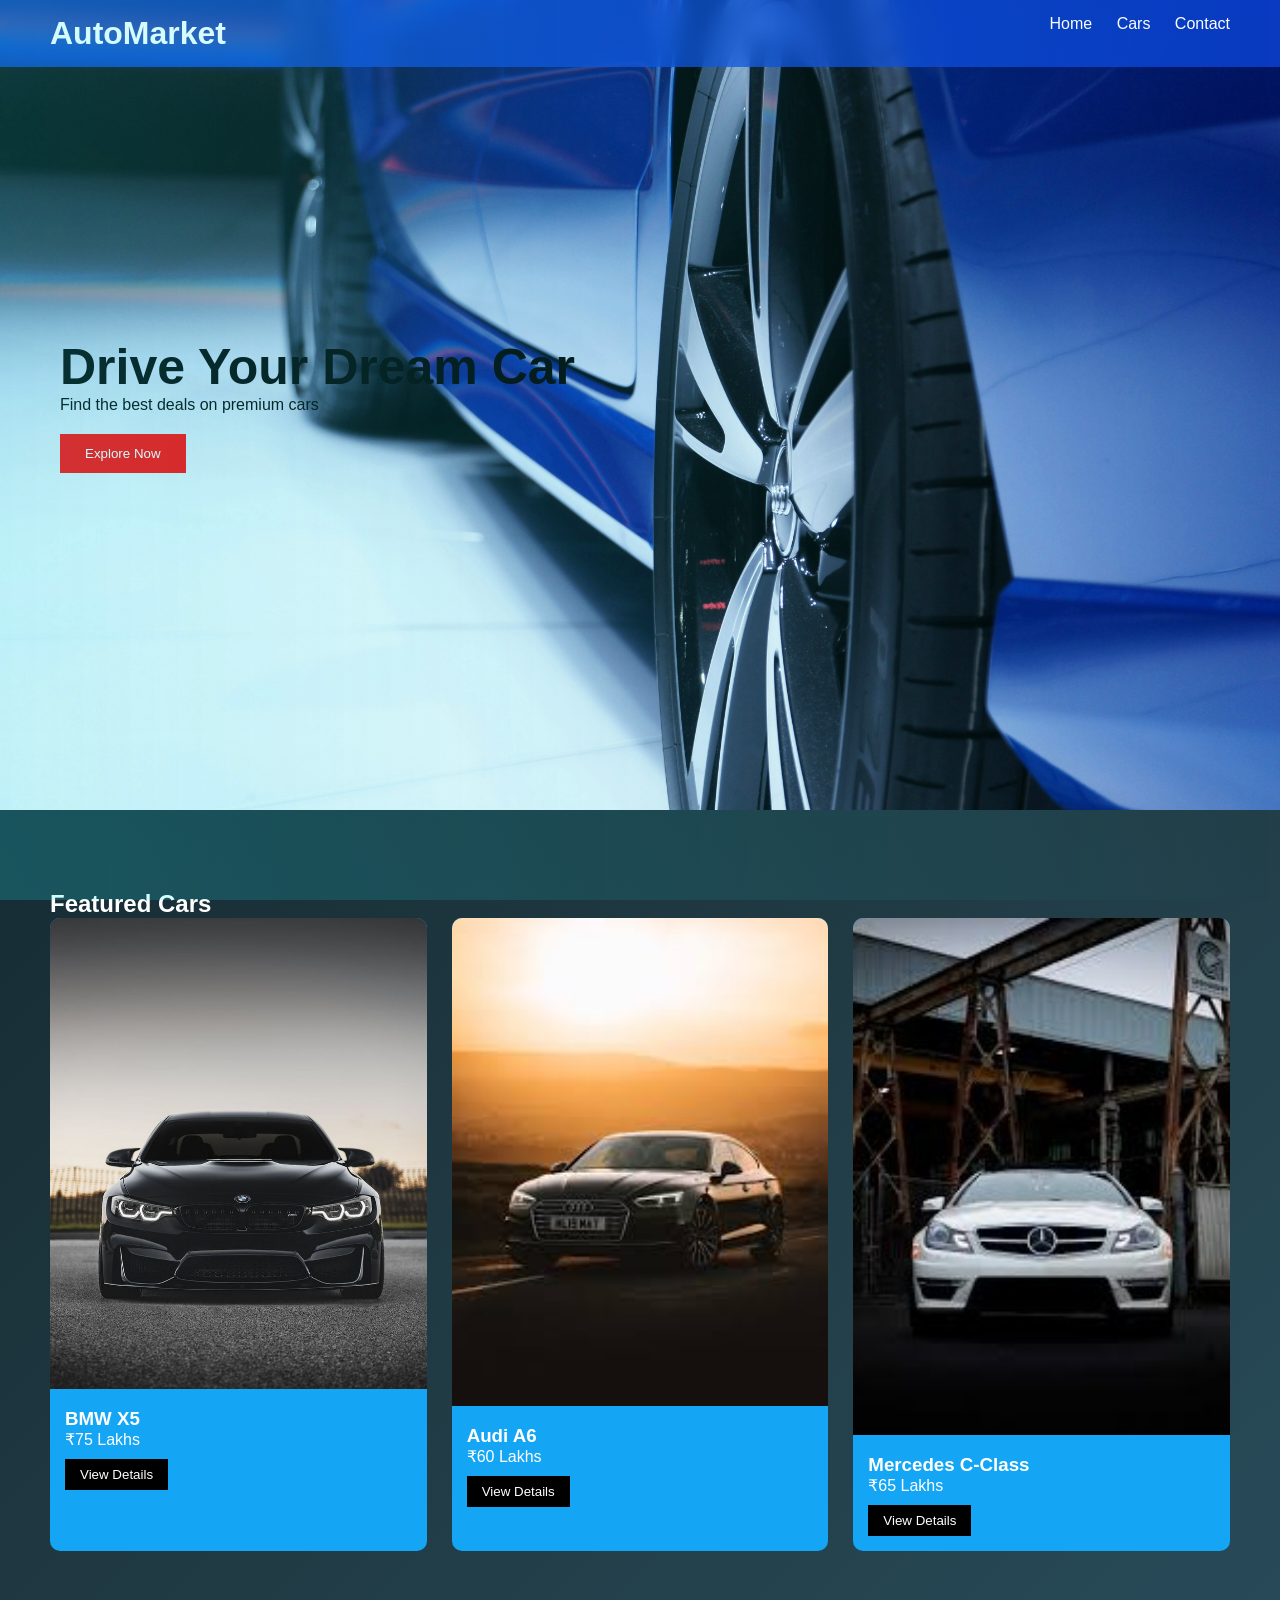
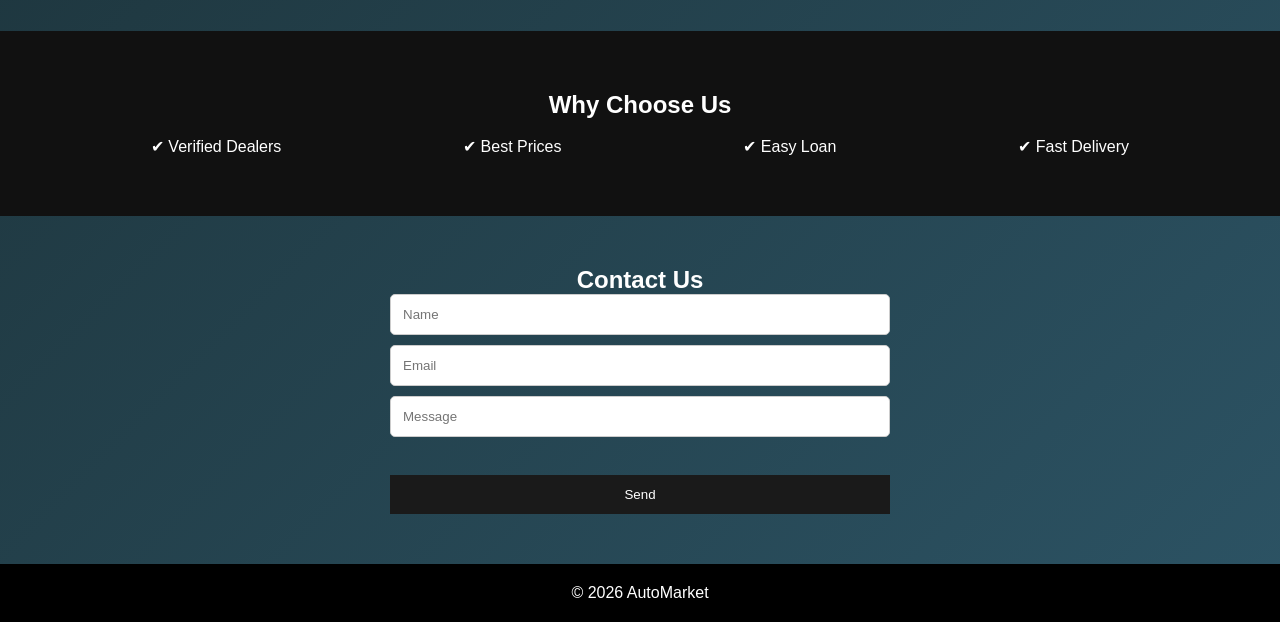
<file: index.html>
<!DOCTYPE html>
<html>

<head>
    <title>AutoMarket</title>
    <link rel="stylesheet" href="style.css">
</head>

<body>

    <header class="navbar">
        <h1 class="logo">AutoMarket</h1>
        <nav>
            <a href="#home">Home</a>
            <a href="#cars">Cars</a>
            <a href="#contact">Contact</a>
        </nav>

    </header>
    <section id="home" class="hero">
        <div class="hero-content">
            <h1>Drive Your Dream Car</h1>
            <p>Find the best deals on premium cars</p> <button>Explore Now</button>
        </div>
    </section>

    <section id="cars" class="cars">
        <h2>Featured Cars</h2>
        <div class="car-grid">
            <div class="card">
                <img src="./BMW.jpg">
                <div class="card-content">
                    <h3>BMW X5</h3>
                    <p>₹75 Lakhs</p>
                    <button onclick="location.href='BMW-car-details.html'">View Details</button>
                </div>
            </div>
            <div class="card">
                <img src="./audi.jpg">
                <div class="card-content">
                    <h3>Audi A6</h3>
                    <p>₹60 Lakhs</p>
                    <button onclick="location.href='AUDI-car-details.html'">View Details</button>
                </div>
            </div>
            <div class="card">
                <img src="./Mercedes.jpg">
                <div class="card-content">
                    <h3>Mercedes C-Class</h3>
                    <p>₹65 Lakhs</p>
                    <button onclick="location.href='MERCEDES-car-details.html'">View Details</button>
                </div>
            </div>
        </div>
    </section>

    <section class="features">
        <h2>Why Choose Us</h2>
        <br>
        <div class="feature-box">
            <div>✔ Verified Dealers</div>
            <div>✔ Best Prices</div>
            <div>✔ Easy Loan</div>
            <div>✔ Fast Delivery</div>
        </div>
    </section>

    <section id="contact" class="contact">
        <h2>Contact Us</h2>
        <form>
            <input type="text" placeholder="Name">
            <input type="email" placeholder="Email">
            <input type="message" placeholder="Message">
            <br>
            <button>Send</button>
        </form>
    </section>

    <footer>
        <p>© 2026 AutoMarket</p>
    </footer>

</body>

</html>
</file>
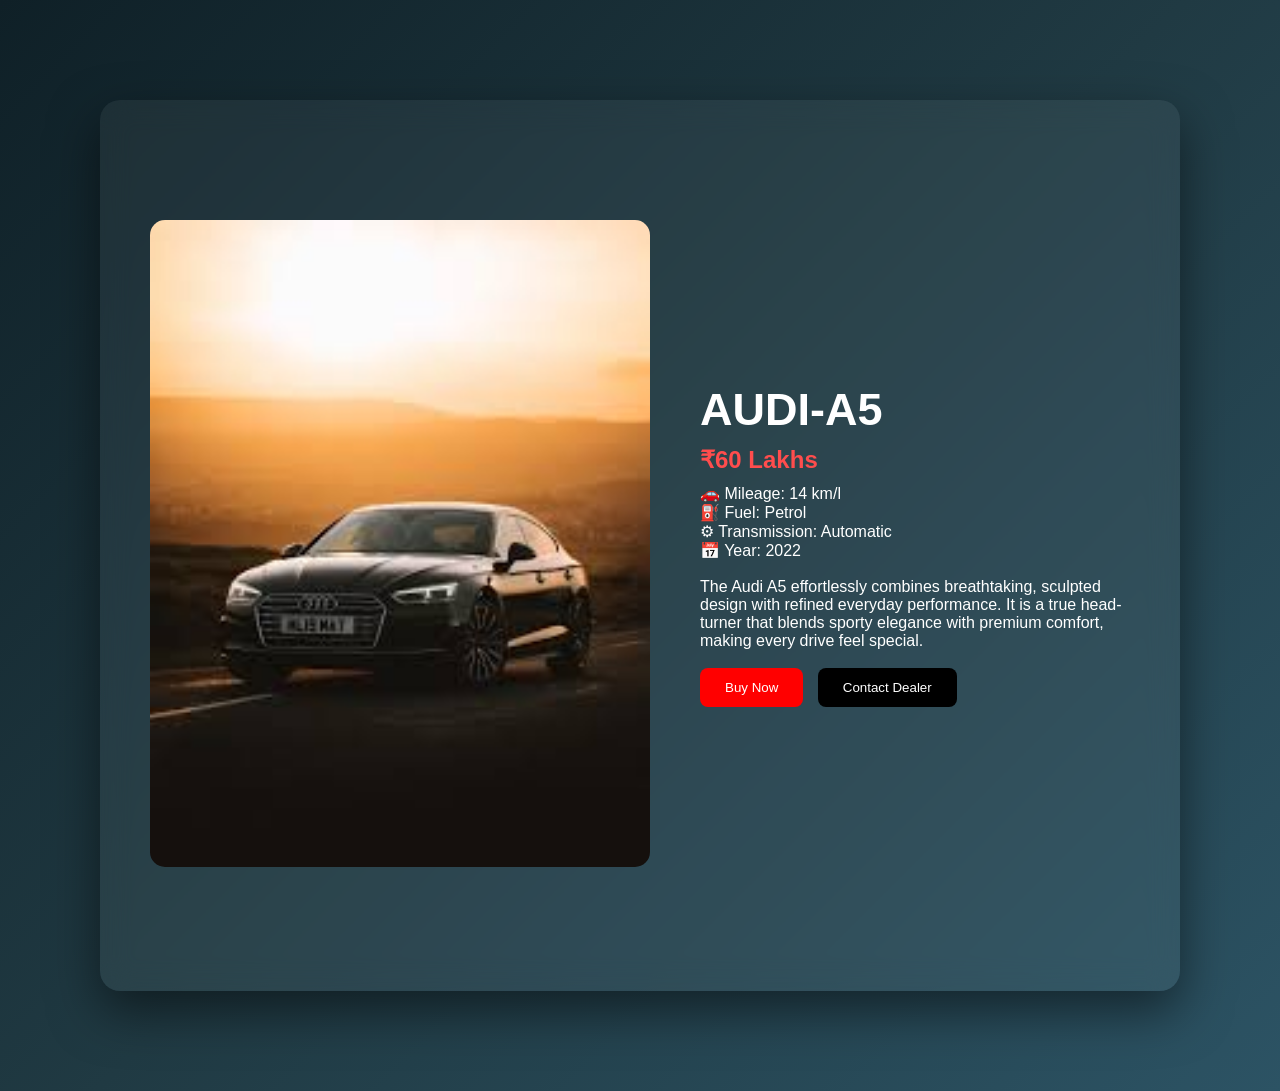
<file: AUDI-car-details.html>
<!DOCTYPE html>
<html>
<head>
    <title>Car Details</title>
    <link rel="stylesheet" href="style.css">
</head>
<body>

<section class="details">

    <div class="image-section">
        <img src="./audi.jpg">
    </div>

    <div class="info-section">
        <h1>AUDI-A5</h1>
        <h2>₹60 Lakhs</h2>

        <div class="specs">
            <p>🚗 Mileage: 14 km/l</p>
            <p>⛽ Fuel: Petrol</p>
            <p>⚙ Transmission: Automatic</p>
            <p>📅 Year: 2022</p>
        </div>
        <br>
        <p class="desc">
            The Audi A5 effortlessly combines breathtaking, sculpted design with refined everyday performance. 
            It is a true head-turner that blends sporty elegance with premium comfort, making every drive feel special.
        </p>
        <br>
        <button class="buy">Buy Now</button>
        <button class="contact-btn">Contact Dealer</button>
    </div>

</section>

</body>
</html>
</file>
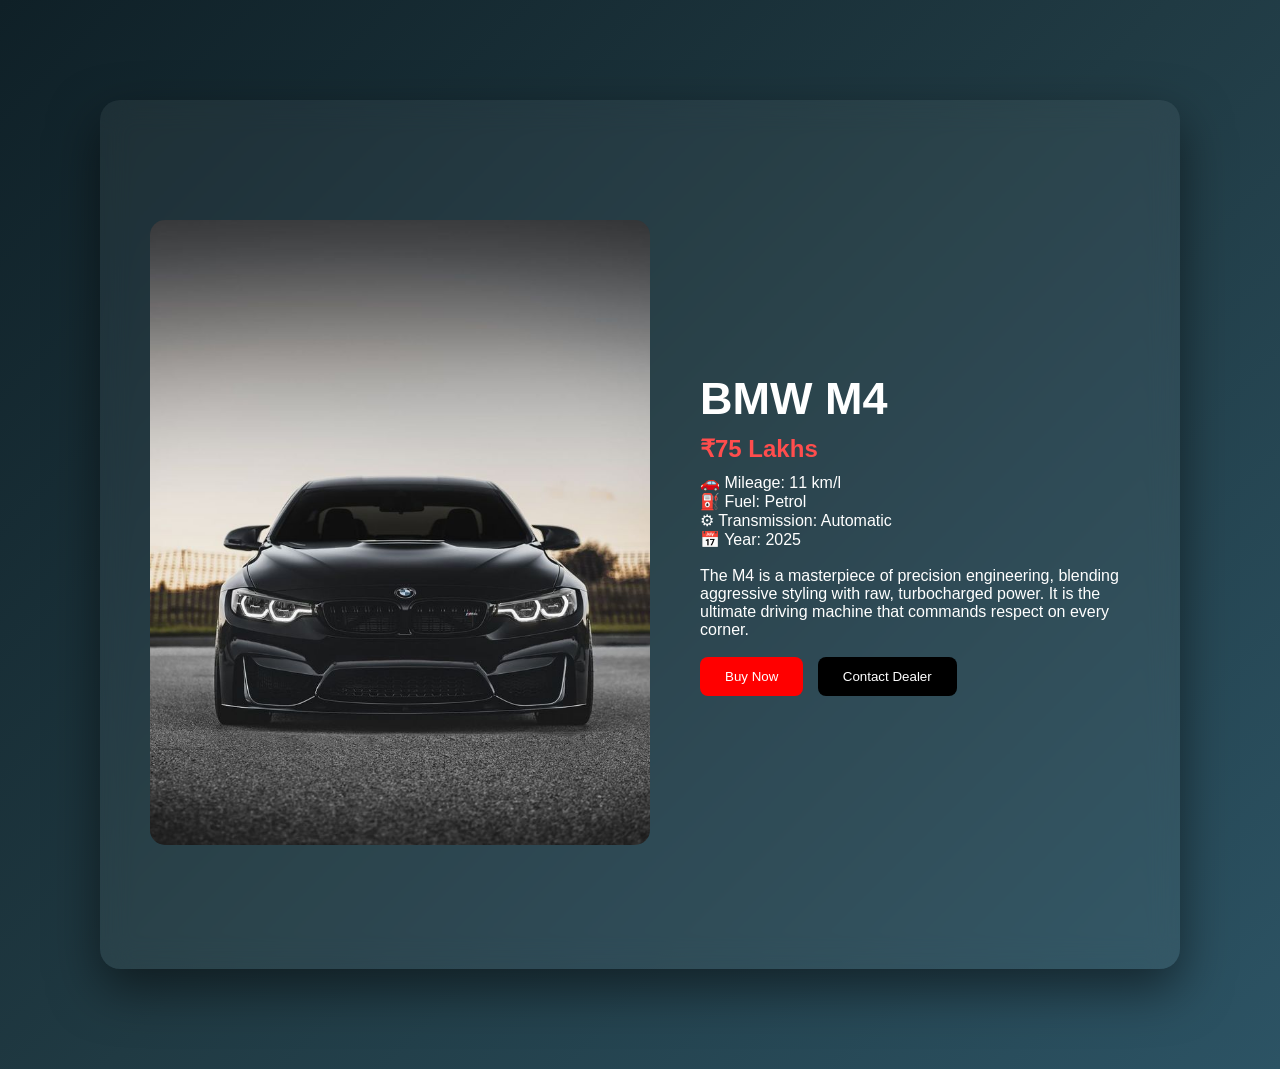
<file: BMW-car-details.html>
<!DOCTYPE html>
<html>
<head>
    <title>Car Details</title>
    <link rel="stylesheet" href="style.css">
</head>
<body>

<section class="details">

    <div class="image-section">
        <img src="./BMW.jpg">
    </div>

    <div class="info-section">
        <h1>BMW M4</h1>
        <h2>₹75 Lakhs</h2>

        <div class="specs">
            <p>🚗 Mileage: 11 km/l</p>
            <p>⛽ Fuel: Petrol</p>
            <p>⚙ Transmission: Automatic</p>
            <p>📅 Year: 2025</p>
        </div>
        <br>
        <p class="desc">
            The M4 is a masterpiece of precision engineering, blending aggressive styling with raw, turbocharged power. 
            It is the ultimate driving machine that commands respect on every corner.
        </p>
        <br>
        <button class="buy">Buy Now</button>
        <button class="contact-btn">Contact Dealer</button>
    </div>

</section>

</body>
</html>
</file>
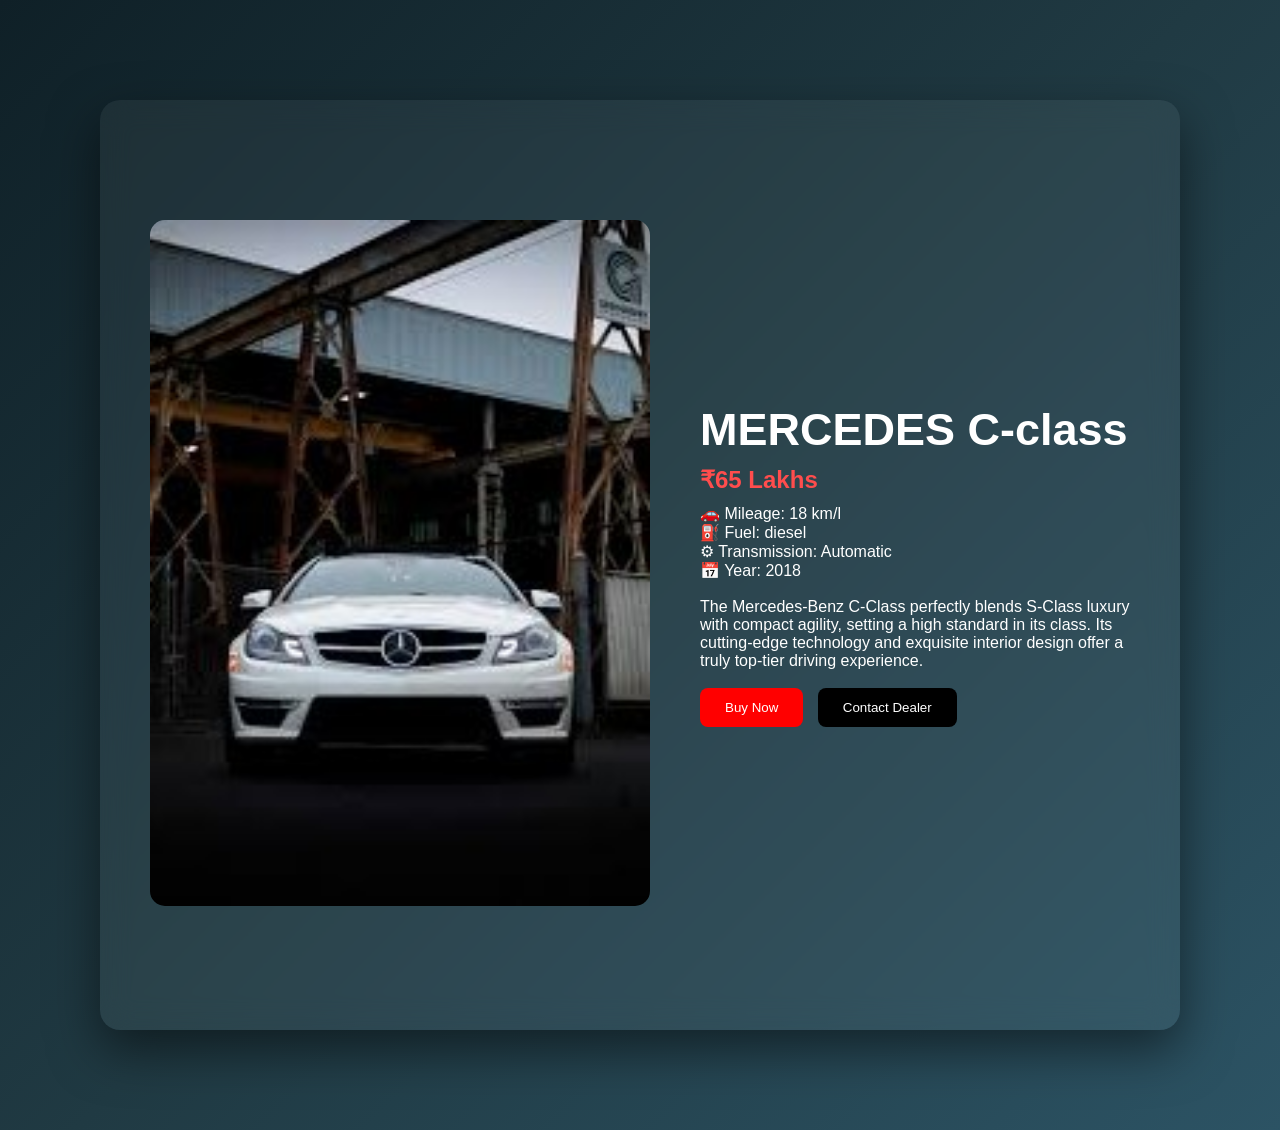
<file: MERCEDES-car-details.html>
<!DOCTYPE html>
<html>
<head>
    <title>Car Details</title>
    <link rel="stylesheet" href="style.css">
</head>
<body>

<section class="details">

    <div class="image-section">
        <img src="./Mercedes.jpg">
    </div>

    <div class="info-section">
        <h1>MERCEDES C-class</h1>
        <h2>₹65 Lakhs</h2>

        <div class="specs">
            <p>🚗 Mileage: 18 km/l</p>
            <p>⛽ Fuel: diesel</p>
            <p>⚙ Transmission: Automatic</p>
            <p>📅 Year: 2018</p>
        </div>
        <br>
        <p class="desc">
            The Mercedes-Benz C-Class perfectly blends S-Class luxury with compact agility, setting a high standard in its class.
            Its cutting-edge technology and exquisite interior design offer a truly top-tier driving experience.
        </p>
        <br>
        <button class="buy">Buy Now</button>
        <button class="contact-btn">Contact Dealer</button>
    </div>

</section>

</body>
</html>
</file>
<file: style.css>
* {
    margin: 0;
    padding: 0;
    box-sizing: border-box;
    font-family: 'Segoe UI', sans-serif;
}
body {
    background: linear-gradient(135deg, #0f2027, #203a43, #2c5364);
    color: white;
}
html {
    scroll-behavior: smooth;
}
section {
    scroll-margin-top: 80px;
}
.navbar {
    position: fixed;
    width: 100%;
    padding: 15px 50px;
    display: flex;
    justify-content: space-between;
    background: rgba(13, 75, 231, 0.7);
    backdrop-filter: blur(10px);
    color: rgb(255, 255, 255);
}
.navbar a {
    margin-left: 20px;
    color: white;
    text-decoration: none;
}
.hero {
    height: 90vh;
    display: flex;
    background: url('bg.jpg') no-repeat center center/cover;
    align-items: center;
    padding: 60px;
    
}
.hero::after {
    content: "";
    position: absolute;
    inset: 0;
    background: linear-gradient(to right, rgba(30, 237, 248, 0.211), transparent);
}
.hero-content {
    position: relative;
    color: #000;
}
.hero h1 {
    font-size: 50px;
}
.hero button {
    margin-top: 20px;
    padding: 12px 25px;
    background: red;
    color: rgb(255, 255, 255);
    border: none;
}
.cars {
    padding: 80px 50px;
}
.car-grid {
    display: grid;
    grid-template-columns: repeat(auto-fit, minmax(250px, 1fr));
    gap: 25px;
}
.card {
    background: rgb(20, 166, 245);
    border-radius: 10px;
    overflow: hidden;
    transition: 0.3s;
}
.card img {
    width: 100%;
}
.card:hover {
    transform: translateY(-10px);
}
.card-content {
    padding: 15px;
}
.card-content button {
    margin-top: 10px;
    padding: 8px 15px;
    background: black;
    color: white;
    border: none;
}
.features {
    background: #111;
    color: white;
    padding: 60px;
    text-align: center;
}
.feature-box {
    display: flex;
    justify-content: space-around;
}
.buy {
    background: linear-gradient(45deg, #ff416c, #ff4b2b);
    color: white;
    padding: 12px 25px;
    border: none;
    border-radius: 8px;
    cursor: pointer;
    transition: 0.3s;
}
.buy:hover {
    transform: scale(1.05);
}
.contact { 
    padding: 50px 10%; 
    text-align: center; 
}
form { 
    display: flex; 
    flex-direction: column; 
    max-width: 500px; 
    margin: 0 auto; 
    gap: 10px; 
}
form input { 
    padding: 12px; 
    border: 1px solid #ccc; 
    border-radius: 5px; 
}
form button { 
    padding: 12px; 
    background: #1a1a1a; 
    color: white; 
    border: none; 
    cursor: pointer; 
}
.contact-btn {
    background: transparent;
    border: 1px solid white;
    color: white;
    padding: 12px 25px;
    border-radius: 8px;
    margin-left: 10px;
    cursor: pointer;
}
.contact-btn:hover {
    background: white;
    color: black;
}
footer {
    background: #000;
    color: white;
    text-align: center;
    padding: 20px;
}
.details {
    display: flex;
    gap: 50px;
    padding: 120px 50px;
}
.image-section img {
    width: 500px;
    border-radius: 10px;
}
.info-section h1 {
    font-size: 45px;
    font-weight: bold;
}
.info-section h2 {
    color: #ff4d4d;
    margin: 10px 0;
}
.buy {
    background: red;
    color: white;
    padding: 12px 25px;
    border: none;
}
.contact-btn {
    background: black;
    color: white;
    padding: 12px 25px;
    border: none;
}
.details {
    display: flex;
    gap: 50px;
    padding: 120px 50px;
    justify-content: center;
    align-items: center;
}
.details {
    background: rgba(255, 255, 255, 0.05);
    backdrop-filter: blur(15px);
    border-radius: 20px;
    margin: 100px;
    box-shadow: 0 20px 50px rgba(0,0,0,0.5);
}
.image-section img {
    width: 500px;
    border-radius: 15px;
    transition: 0.3s;
}
.image-section img:hover {
    transform: scale(1.05);
}
</file>
